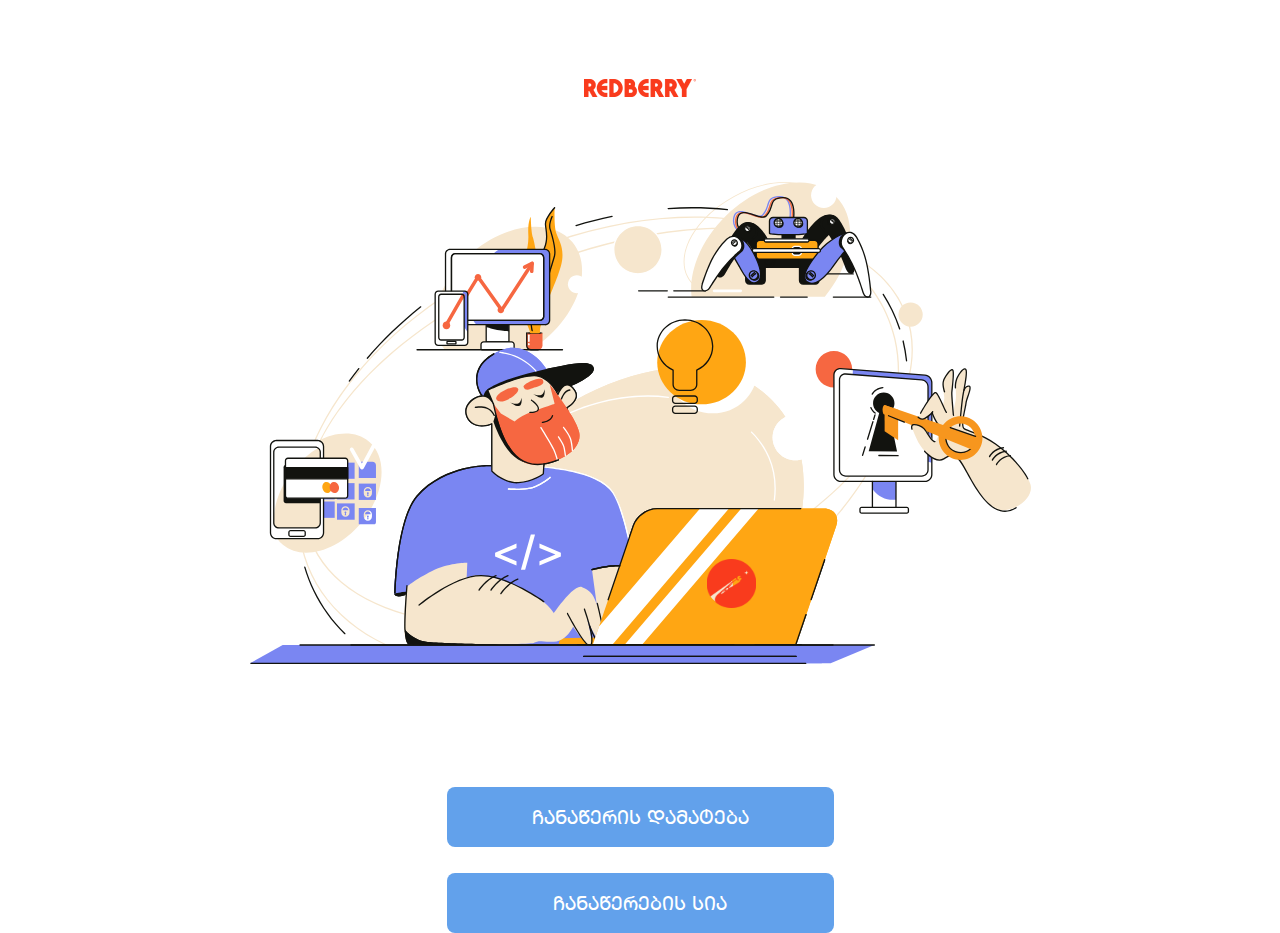
<file: index.html>
<!DOCTYPE html>
<html lang="en">
<head>
  <meta charset="UTF-8">
  <meta http-equiv="X-UA-Compatible" content="IE=edge">
  <meta name="viewport" content="width=device-width, initial-scale=1.0">
  <title>PCfy</title>
  <link rel="stylesheet" href="./css/style.css">
</head>
<body class="landing">
  <header class="landing-header">
    <div class="image-container landing-header__company-title-container">
      <img src="./img/company-title.png" width="112" height="18" alt="Company title">
    </div>
  </header>
  <main class="landing-main">
    <section class="main-actions">
      <ul class="main-actions__list">
        <li class="main-actions__item">
          <a class="button main-actions__button" href="add-record.html">ᲩᲐᲜᲐᲬᲔᲠᲘᲡ ᲓᲐᲛᲐᲢᲔᲑᲐ</a>
        </li>
        <li class="main-actions__list-item">
          <a class="button main-actions__button" href="record-list.html">ᲩᲐᲜᲐᲬᲔᲠᲔᲑᲘᲡ ᲡᲘᲐ</a>
        </li>
      </ul>
    </section>
  </main>
</body>
</html>
</file>
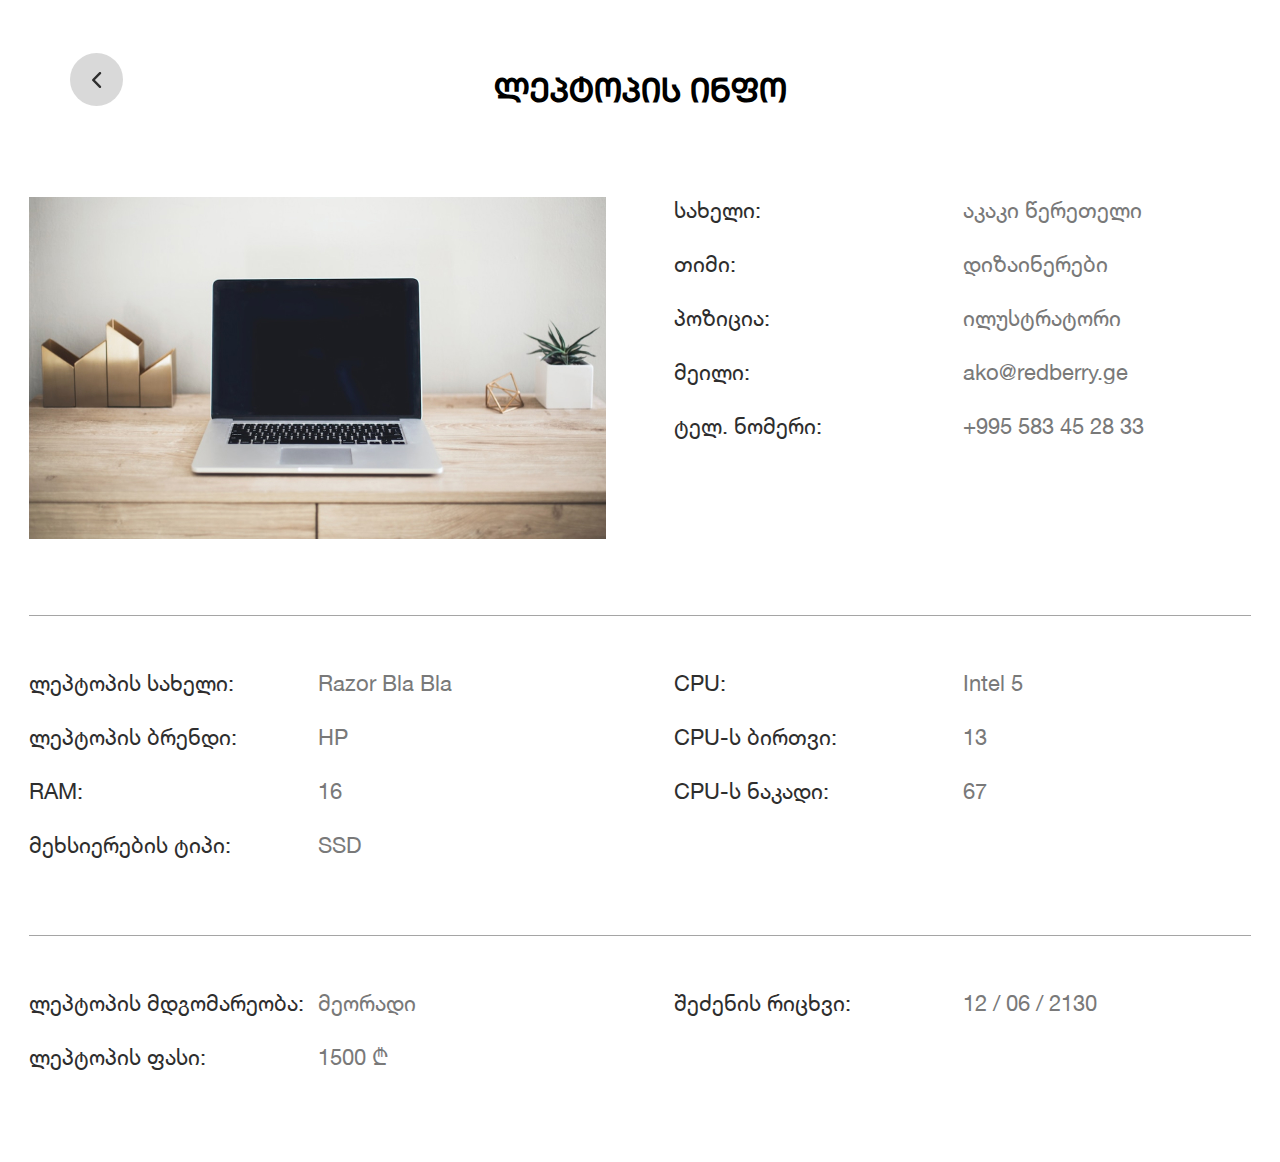
<file: record-details.html>
<!DOCTYPE html>
<html lang="en">
<head>
  <meta charset="UTF-8">
  <meta http-equiv="X-UA-Compatible" content="IE=edge">
  <meta name="viewport" content="width=device-width, initial-scale=1.0">
  <title>Record Details - PCfy</title>
  <link rel="stylesheet" href="./css/style.css">
</head>
<body class="inner-body record-etails-body">
  <header class="inner-header">
    <nav class="nav">
      <ul class="nav__list">
        <li class="nav__item">
          <a class="nav__link" href="record-list.html"></a>
        </li>
      </ul>
    </nav>
  </header>
  <main>
    <h1 class="inner-body__header">ᲚᲔᲞᲢᲝᲞᲘᲡ ᲘᲜᲤᲝ</h1>
    <article class="record-details flex-container">
      <section class="record-details__row flex-container flex-container__item">
        <div class="record-details__column flex-container flex-container__item flex-container__item--width--half">
          <div class="image-container laptop-image-container">
            <img src="./img/laptop.jpg" width="577" height="342" alt="Laptop">
          </div>
        </div>
        <div class="record-details__column flex-container flex-container__item flex-container__item--width--half">
          <div class="record-details__info">
            <span class="record-details__info-item record-details__info-name">სახელი:</span>
            <span class="record-details__info-item record-details__info-value">აკაკი წერეთელი</span>
          </div>
          <div class="record-details__info">
            <span class="record-details__info-item record-details__info-name">თიმი:</span>
            <span class="record-details__info-item record-details__info-value">დიზაინერები</span>
          </div>
          <div class="record-details__info">
            <span class="record-details__info-item record-details__info-name">პოზიცია:</span>
            <span class="record-details__info-item record-details__info-value">ილუსტრატორი</span>
          </div>
          <div class="record-details__info">
            <span class="record-details__info-item record-details__info-name">მეილი:</span>
            <span class="record-details__info-item record-details__info-value">ako@redberry.ge</span>
          </div>
          <div class="record-details__info">
            <span class="record-details__info-item record-details__info-name">ტელ. ნომერი:</span>
            <span class="record-details__info-item record-details__info-value">+995 583 45 28 33</span>
          </div>
        </div>
      </section>
      <section class="record-details__row flex-container flex-container__item">
        <div class="record-details__column flex-container flex-container__item flex-container__item--width--half">
          <div class="record-details__info">
            <span class="record-details__info-item record-details__info-name">ლეპტოპის სახელი:</span>
            <span class="record-details__info-item record-details__info-value">Razor Bla Bla</span>
          </div>
          <div class="record-details__info">
            <span class="record-details__info-item record-details__info-name">ლეპტოპის ბრენდი:</span>
            <span class="record-details__info-item record-details__info-value">HP</span>
          </div>
          <div class="record-details__info">
            <span class="record-details__info-item record-details__info-name">RAM:</span>
            <span class="record-details__info-item record-details__info-value">16</span>
          </div>
          <div class="record-details__info">
            <span class="record-details__info-item record-details__info-name">მეხსიერების ტიპი:</span>
            <span class="record-details__info-item record-details__info-value">SSD</span>
          </div>
        </div>
        <div class="record-details__column flex-container flex-container__item flex-container__item--width--half">
          <div class="record-details__info">
            <span class="record-details__info-item record-details__info-name">CPU:</span>
            <span class="record-details__info-item record-details__info-value">Intel 5</span>
          </div>
          <div class="record-details__info">
            <span class="record-details__info-item record-details__info-name">CPU-ს ბირთვი:</span>
            <span class="record-details__info-item record-details__info-value">13</span>
          </div>
          <div class="record-details__info">
            <span class="record-details__info-item record-details__info-name">CPU-ს ნაკადი:</span>
            <span class="record-details__info-item record-details__info-value">67</span>
          </div>
        </div>
      </section>
      <section class="record-details__row flex-container flex-container__item">
        <div class="record-details__column flex-container flex-container__item flex-container__item--width--half">
          <div class="record-details__info">
            <span class="record-details__info-item record-details__info-name">ლეპტოპის მდგომარეობა:</span>
            <span class="record-details__info-item record-details__info-value">მეორადი</span>
          </div>
          <div class="record-details__info">
            <span class="record-details__info-item record-details__info-name">ლეპტოპის ფასი:</span>
            <span class="record-details__info-item record-details__info-value">1500 ₾</span>
          </div>
        </div>
        <div class="record-details__column flex-container flex-container__item flex-container__item--width--half">
          <div class="record-details__info">
            <span class="record-details__info-item record-details__info-name">შეძენის რიცხვი:</span>
            <span class="record-details__info-item record-details__info-value">12 / 06 / 2130</span>
          </div>
        </div>
      </section>
    </article>
  </main>
</body>
</html>
</file>
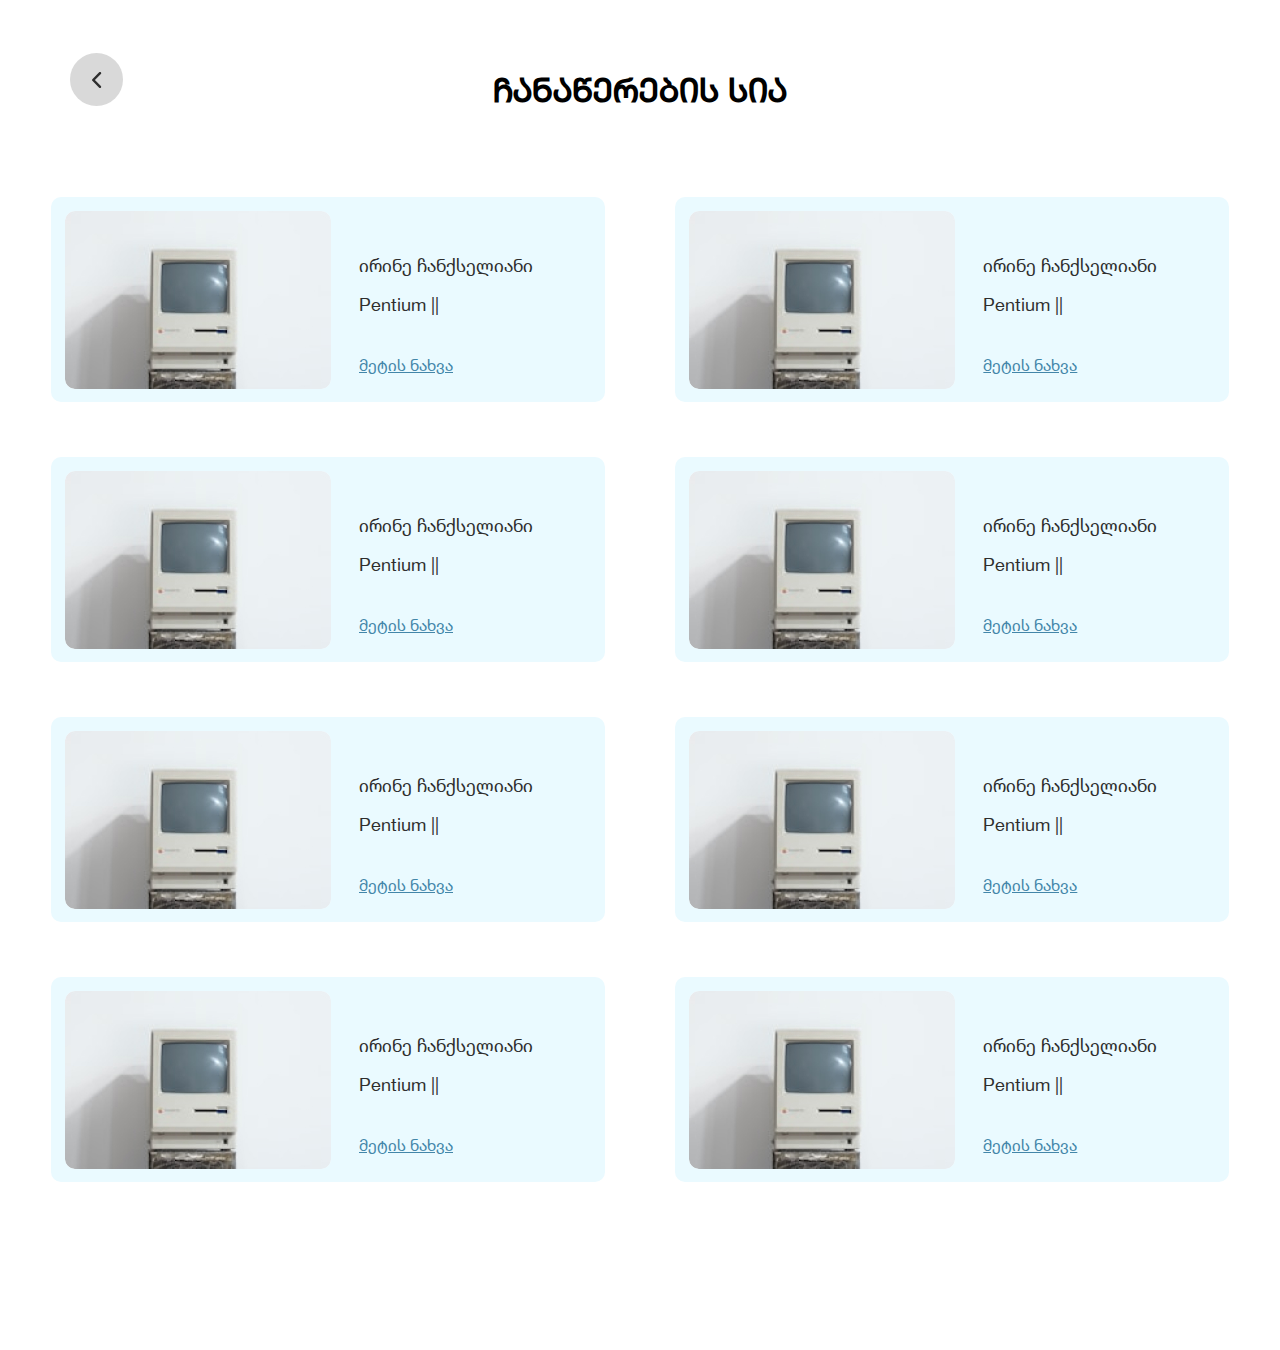
<file: record-list.html>
<!DOCTYPE html>
<html lang="en">
<head>
  <meta charset="UTF-8">
  <meta http-equiv="X-UA-Compatible" content="IE=edge">
  <meta name="viewport" content="width=device-width, initial-scale=1.0">
  <title>Record List - PCfy</title>
  <link rel="stylesheet" href="./css/style.css">
</head>
<body class="inner-body record-list-body">
  <header class="inner-header">
    <nav class="nav">
      <ul class="nav__list">
        <li class="nav__item">
          <a class="nav__link" href="index.html"></a>
        </li>
      </ul>
    </nav>
  </header>
  <main>
    <h1 class="inner-body__header">ᲩᲐᲜᲐᲬᲔᲠᲔᲑᲘᲡ ᲡᲘᲐ</h1>
    <section class="record-list">
      <div class="record-list__container flex-container">
        <article class="record-list-item flex-container__item flex-container__item--width--half">
          <div class="image-container record-list-item__image-container">
            <img class="record-list-item__image" src="img/laptop-preview.jpg" width="266" height="178" alt="Laptop">
          </div>
          <div class="record-list-item__content">
            <span class="record-list-item__employee">ირინე ჩანქსელიანი</span>
            <span class="record-list-item__laptop">Pentium ||</span>
            <div class="record-list-item__actions">
              <a class="link" href="record-details.html">მეტის ნახვა</a>
            </div>
          </div>
        </article>
        <article class="record-list-item flex-container__item flex-container__item--width--half">
          <div class="image-container record-list-item__image-container">
            <img class="record-list-item__image" src="img/laptop-preview.jpg" width="266" height="178" alt="Laptop">
          </div>
          <div class="record-list-item__content">
            <span class="record-list-item__employee">ირინე ჩანქსელიანი</span>
            <span class="record-list-item__laptop">Pentium ||</span>
            <div class="record-list-item__actions">
              <a class="link" href="record-details.html">მეტის ნახვა</a>
            </div>
          </div>
        </article>
        <article class="record-list-item flex-container__item flex-container__item--width--half">
          <div class="image-container record-list-item__image-container">
            <img class="record-list-item__image" src="img/laptop-preview.jpg" width="266" height="178" alt="Laptop">
          </div>
          <div class="record-list-item__content">
            <span class="record-list-item__employee">ირინე ჩანქსელიანი</span>
            <span class="record-list-item__laptop">Pentium ||</span>
            <div class="record-list-item__actions">
              <a class="link" href="record-details.html">მეტის ნახვა</a>
            </div>
          </div>
        </article>
        <article class="record-list-item flex-container__item flex-container__item--width--half">
          <div class="image-container record-list-item__image-container">
            <img class="record-list-item__image" src="img/laptop-preview.jpg" width="266" height="178" alt="Laptop">
          </div>
          <div class="record-list-item__content">
            <span class="record-list-item__employee">ირინე ჩანქსელიანი</span>
            <span class="record-list-item__laptop">Pentium ||</span>
            <div class="record-list-item__actions">
              <a class="link" href="record-details.html">მეტის ნახვა</a>
            </div>
          </div>
        </article>
        <article class="record-list-item flex-container__item flex-container__item--width--half">
          <div class="image-container record-list-item__image-container">
            <img class="record-list-item__image" src="img/laptop-preview.jpg" width="266" height="178" alt="Laptop">
          </div>
          <div class="record-list-item__content">
            <span class="record-list-item__employee">ირინე ჩანქსელიანი</span>
            <span class="record-list-item__laptop">Pentium ||</span>
            <div class="record-list-item__actions">
              <a class="link" href="record-details.html">მეტის ნახვა</a>
            </div>
          </div>
        </article>
        <article class="record-list-item flex-container__item flex-container__item--width--half">
          <div class="image-container record-list-item__image-container">
            <img class="record-list-item__image" src="img/laptop-preview.jpg" width="266" height="178" alt="Laptop">
          </div>
          <div class="record-list-item__content">
            <span class="record-list-item__employee">ირინე ჩანქსელიანი</span>
            <span class="record-list-item__laptop">Pentium ||</span>
            <div class="record-list-item__actions">
              <a class="link" href="record-details.html">მეტის ნახვა</a>
            </div>
          </div>
        </article>
        <article class="record-list-item flex-container__item flex-container__item--width--half">
          <div class="image-container record-list-item__image-container">
            <img class="record-list-item__image" src="img/laptop-preview.jpg" width="266" height="178" alt="Laptop">
          </div>
          <div class="record-list-item__content">
            <span class="record-list-item__employee">ირინე ჩანქსელიანი</span>
            <span class="record-list-item__laptop">Pentium ||</span>
            <div class="record-list-item__actions">
              <a class="link" href="record-details.html">მეტის ნახვა</a>
            </div>
          </div>
        </article>
        <article class="record-list-item flex-container__item flex-container__item--width--half">
          <div class="image-container record-list-item__image-container">
            <img class="record-list-item__image" src="img/laptop-preview.jpg" width="266" height="178" alt="Laptop">
          </div>
          <div class="record-list-item__content">
            <span class="record-list-item__employee">ირინე ჩანქსელიანი</span>
            <span class="record-list-item__laptop">Pentium ||</span>
            <div class="record-list-item__actions">
              <a class="link" href="record-details.html">მეტის ნახვა</a>
            </div>
          </div>
        </article>
      </div>
    </section>
  </main>
</body>
</html>
</file>
<file: css/style.css>
/*! normalize.css v8.0.1 | MIT License | github.com/necolas/normalize.css */

/* Document
   ========================================================================== */

/**
 * 1. Correct the line height in all browsers.
 * 2. Prevent adjustments of font size after orientation changes in iOS.
 */

 html {
  line-height: 1.15; /* 1 */
  -webkit-text-size-adjust: 100%; /* 2 */
}

/* Sections
   ========================================================================== */

/**
 * Remove the margin in all browsers.
 */

body {
  margin: 0;
}

/**
 * Render the `main` element consistently in IE.
 */

main {
  display: block;
}

/**
 * Correct the font size and margin on `h1` elements within `section` and
 * `article` contexts in Chrome, Firefox, and Safari.
 */

h1 {
  font-size: 2em;
  margin: 0.67em 0;
}

/* Grouping content
   ========================================================================== */

/**
 * 1. Add the correct box sizing in Firefox.
 * 2. Show the overflow in Edge and IE.
 */

hr {
  box-sizing: content-box; /* 1 */
  height: 0; /* 1 */
  overflow: visible; /* 2 */
}

/**
 * 1. Correct the inheritance and scaling of font size in all browsers.
 * 2. Correct the odd `em` font sizing in all browsers.
 */

pre {
  font-family: monospace, monospace; /* 1 */
  font-size: 1em; /* 2 */
}

/* Text-level semantics
   ========================================================================== */

/**
 * Remove the gray background on active links in IE 10.
 */

a {
  background-color: transparent;
}

/**
 * 1. Remove the bottom border in Chrome 57-
 * 2. Add the correct text decoration in Chrome, Edge, IE, Opera, and Safari.
 */

abbr[title] {
  border-bottom: none; /* 1 */
  text-decoration: underline; /* 2 */
  text-decoration: underline dotted; /* 2 */
}

/**
 * Add the correct font weight in Chrome, Edge, and Safari.
 */

b,
strong {
  font-weight: bolder;
}

/**
 * 1. Correct the inheritance and scaling of font size in all browsers.
 * 2. Correct the odd `em` font sizing in all browsers.
 */

code,
kbd,
samp {
  font-family: monospace, monospace; /* 1 */
  font-size: 1em; /* 2 */
}

/**
 * Add the correct font size in all browsers.
 */

small {
  font-size: 80%;
}

/**
 * Prevent `sub` and `sup` elements from affecting the line height in
 * all browsers.
 */

sub,
sup {
  font-size: 75%;
  line-height: 0;
  position: relative;
  vertical-align: baseline;
}

sub {
  bottom: -0.25em;
}

sup {
  top: -0.5em;
}

/* Embedded content
   ========================================================================== */

/**
 * Remove the border on images inside links in IE 10.
 */

img {
  border-style: none;
}

/* Forms
   ========================================================================== */

/**
 * 1. Change the font styles in all browsers.
 * 2. Remove the margin in Firefox and Safari.
 */

button,
input,
optgroup,
select,
textarea {
  font-family: inherit; /* 1 */
  font-size: 100%; /* 1 */
  line-height: 1.15; /* 1 */
  margin: 0; /* 2 */
}

/**
 * Show the overflow in IE.
 * 1. Show the overflow in Edge.
 */

button,
input { /* 1 */
  overflow: visible;
}

/**
 * Remove the inheritance of text transform in Edge, Firefox, and IE.
 * 1. Remove the inheritance of text transform in Firefox.
 */

button,
select { /* 1 */
  text-transform: none;
}

/**
 * Correct the inability to style clickable types in iOS and Safari.
 */

button,
[type="button"],
[type="reset"],
[type="submit"] {
  -webkit-appearance: button;
}

/**
 * Remove the inner border and padding in Firefox.
 */

button::-moz-focus-inner,
[type="button"]::-moz-focus-inner,
[type="reset"]::-moz-focus-inner,
[type="submit"]::-moz-focus-inner {
  border-style: none;
  padding: 0;
}

/**
 * Restore the focus styles unset by the previous rule.
 */

button:-moz-focusring,
[type="button"]:-moz-focusring,
[type="reset"]:-moz-focusring,
[type="submit"]:-moz-focusring {
  outline: 1px dotted ButtonText;
}

/**
 * Correct the padding in Firefox.
 */

fieldset {
  padding: 0.35em 0.75em 0.625em;
}

/**
 * 1. Correct the text wrapping in Edge and IE.
 * 2. Correct the color inheritance from `fieldset` elements in IE.
 * 3. Remove the padding so developers are not caught out when they zero out
 *    `fieldset` elements in all browsers.
 */

legend {
  box-sizing: border-box; /* 1 */
  color: inherit; /* 2 */
  display: table; /* 1 */
  max-width: 100%; /* 1 */
  padding: 0; /* 3 */
  white-space: normal; /* 1 */
}

/**
 * Add the correct vertical alignment in Chrome, Firefox, and Opera.
 */

progress {
  vertical-align: baseline;
}

/**
 * Remove the default vertical scrollbar in IE 10+.
 */

textarea {
  overflow: auto;
}

/**
 * 1. Add the correct box sizing in IE 10.
 * 2. Remove the padding in IE 10.
 */

[type="checkbox"],
[type="radio"] {
  box-sizing: border-box; /* 1 */
  padding: 0; /* 2 */
}

/**
 * Correct the cursor style of increment and decrement buttons in Chrome.
 */

[type="number"]::-webkit-inner-spin-button,
[type="number"]::-webkit-outer-spin-button {
  height: auto;
}

/**
 * 1. Correct the odd appearance in Chrome and Safari.
 * 2. Correct the outline style in Safari.
 */

[type="search"] {
  -webkit-appearance: textfield; /* 1 */
  outline-offset: -2px; /* 2 */
}

/**
 * Remove the inner padding in Chrome and Safari on macOS.
 */

[type="search"]::-webkit-search-decoration {
  -webkit-appearance: none;
}

/**
 * 1. Correct the inability to style clickable types in iOS and Safari.
 * 2. Change font properties to `inherit` in Safari.
 */

::-webkit-file-upload-button {
  -webkit-appearance: button; /* 1 */
  font: inherit; /* 2 */
}

/* Interactive
   ========================================================================== */

/*
 * Add the correct display in Edge, IE 10+, and Firefox.
 */

details {
  display: block;
}

/*
 * Add the correct display in all browsers.
 */

summary {
  display: list-item;
}

/* Misc
   ========================================================================== */

/**
 * Add the correct display in IE 10+.
 */

template {
  display: none;
}

/**
 * Add the correct display in IE 10.
 */

[hidden] {
  display: none;
}

ul {
  list-style-type: none;
  margin: 0;
  padding: 0;
}

a {
  text-decoration: none;
}

fieldset {
  margin: 0;
  padding: 0;
}

h1 {
  margin: 0;
}

:root {
  --body-max-width: 1920px;
  --body-min-width: 390px;
  --body-max-height: 1080px;
  --body-min-height: 844px;
  --main-body-background-color: #ffffff;
  --inner-body-background-color: #f7f7f7;
  --error-color: #e52f2f;
}

img {
  display: block;
  width: 100%;
  height: auto;
}

.image-container {
  margin: 0 auto;
}

.flex-container {
  display: flex;
  flex-wrap: wrap;
  justify-content: space-between;
}

.flex-container__item {
  flex-basis: 100%;
}

.flex-container__align--center,
.flex-container__item.flex-container__align--center {
  justify-content: center;
  align-items: center;
}

.flex-container__item--width--half {
  flex-basis: 50%;
}

.flex-container__item--width--third {
  flex-basis: 33.33333333333%;
}

.button {
  display: block;
  padding-top: 18px;
  padding-bottom: 18px;
  font-size: 20px;
  font-weight: 500;
  line-height: 24px;
  color: #ffffff;
  text-align: center;
  background-color: #62a1eb;
  border: none;
  border-radius: 8px;
}

.button--type--save {
  padding-left: 35.5px;
  padding-right: 35.5px;
}

.button:hover {
  background-color: #317ad0;
}

.button:active {
  background-color: #1a5dab;
}

.button-link {
  font-size: 18px;
  font-weight: 500;
  line-height: 21px;
  color:#62a1eb;
  background-color: transparent;
  border: none;
  outline: none;
}

.button-link:hover {
  color: #317ad0;
}

.button-link:active {
  color: #1a5dab;
}

::placeholder {
  color: rgba(0, 0, 0, 0.6);
}


.form-element {
  display: flex;
  flex-direction: column;
  row-gap: 8px;
  justify-content: flex-start;
}

@media only screen and (max-width: 390px) {
  .form-element,
  .form-actions {
    padding-left: 16px;
    padding-right: 16px;
  }
}

.form-element__label,
.form-element__fieldset-legend {
  font-size: 18px;
  font-weight: 500;
  line-height: 21px;
  color: #000000;
}

.form-element__input {
  display: block;
  padding: 19px 16px 20px 16px;
  font-size: 16px;
  font-weight: 400;
  line-height: 21px;
  color: #000000;
  border: 1.8px solid #8ac0e2;
  border-radius: 8px;
  outline: none;
}

.form-element__input:focus {
  background-color: rgba(43, 75, 242, 0.06);
  border-color: rgba(100, 153, 255, 1);
}

.form-element__input--type--price {
  padding-right: 34px;
  background-image: url("../img/icon-gl.svg");
  background-repeat: no-repeat;
  background-size: 18px 21px;
  background-position: right 16px center;
}

.form-element__input--type--price::placeholder {
  content: "₾";
}

.form-element__hint {
  font-size: 14px;
  font-weight: 300;
  line-height: 21px;
}

.form-element__error-message {
  display: none;
  font-size: 14px;
  font-weight: 300;
  line-height: 21px;
  color: var(--error-color);
}

.form-element--error .form-element__label,
.form-element--error .form-element__fieldset-legend,
.form-element--error .custom-photo-upload__label {
  color: var(--error-color);
}

.form-element--error .form-element__input {
  border-color: var(--error-color);
}

.form-element--error .form-element__hint {
  display: none;
}

.form-element--error .form-element__error-message {
  display: block;
}

.custom-select {
  position: relative;
  width: 100%;
  box-sizing: border-box;
  padding: 19px 83px 20px 16px;
  background-color: #ebebebeb;
  border: 1px solid #ebebebeb;
  border-radius: 8px;
  background-image: url("../img/icon-arrow-bottom.svg");
  background-repeat: no-repeat;
  background-position: right 25.9px center;
}

.form-element--error .custom-select {
  border: 1px solid var(--error-color);
}

.custom-select__real-select {
  position: absolute;
  width: 0;
  height: 0;
  font-size: 0;
  line-height: 0;
  border: none;
  outline: none;
  margin-left: -3000px;
}

.custom-select__title {
  font-size:18px;
  font-weight: 500;
  line-height: 21px;
}

.custom-select__options-list {
  position: absolute;
  top: 60px;
  left: 0;
  right: 0;
  display: none;
  background-color: #ffffff;
  border-radius: 8px;
  box-shadow: 0px 4px 34px rgba(0, 0, 0, 0.25);
}

.custom-select--opened .custom-select__options-list {
  display: block;
  z-index: 100;
}

.custom-select__options-list-item {
  display: block;
  box-sizing: border-box;
  padding: 10px;
  font-size: 18px;
  font-weight: 400;
  line-height: 21px;
  color: #000000;
}

.custom-select__options-list-item:hover {
  background-color: #e7f0f8;
}

.record-groups__laptop > .flex-container__item.flex-container__item--transformed {
  row-gap: 174px;
}

@media only screen and (max-width: 390px) {
  .record-groups__laptop > .flex-container__item.flex-container__item--transformed  {
    row-gap: 26px;
  }
}

.custom-photo-upload {
  position: relative;
  display: flex;
  flex-direction: column;
  justify-content: center;
  align-items: center;
  box-sizing: border-box;
  width: 100%;
  height: 423px;
  background: #f7f7f7;
  border: 2px dashed #4386a9;
  border-radius: 18px;
}

@media only screen and (max-width: 390px) {
  .custom-photo-upload {
    margin-bottom: 41px;
  }
}

.custom-photo-upload__image-container {
  position: absolute;
  top: 0;
  bottom: 0;
  left: 0;
  right: 0;
  z-index: -100;
}

.custom-photo-upload__image-container--uploaded {
  z-index: 100;
}

.custom-photo-upload__description {
  position: absolute;
  left: 0;
  bottom: -67px;
  display: flex;
  justify-content: flex-end;
  column-gap: 18px;
  padding-left: 47px;
  font-size: 18px;
  font-weight: 400;
  line-height: 21px;
  background-image: url("../img//icon-image-upload-success.svg");
  background-repeat: no-repeat;
  background-size: 22px 22px;
  background-position: left 0px center;
}

@media only screen and (max-width: 390px) {
  .custom-photo-upload__description {
    bottom: -53px;
    flex-direction: column;
    row-gap: 4px;
    padding-left: 37px;
    font-size: 12px;
    line-height: 14px;
  }
}

.custom-photo-upload__description--hidden {
  display: none;
}

.custom-photo-upload__file-name {
  color: #202020;
}

.custom-photo-upload__file-size {
  color: #5f5f5f;
}

.custom-photo-upload__image {
  width: auto;
  height: auto;
  max-width: 100%;
  max-height: 100%;
  margin: 0 auto;
}

.custom-photo-upload__image--hidden {
  display: none;
}

.form-element--error .custom-photo-upload {
  background-color: #fff1f1;
  border-color: var(--error-color);
}

.custom-photo-upload__label {
  margin-bottom: 65px;
  font-size: 20px;
  font-weight: 500;
  line-height: 38px;
  color: #4386a9;
  text-align: center;
}

.custom-photo-upload__desctop-label {
  display: block;
}

.custom-photo-upload__mobile-label {
  display: none;
}

.form-element--error .custom-photo-upload__label,
.form-element--error .form-element__fieldset-legend {
  position: relative;
}

.form-element--error .custom-photo-upload__label::after,
.form-element--error .form-element__fieldset-legend::after {
  position: absolute;
  content: "";
  display: block;
  background-image: url("../img/icon-error.svg");
  background-repeat: no-repeat;
  background-position: center;
  background-size: contain;
}

.form-element--error .custom-photo-upload__label::after {
  top: -53px;
  left: 50%;
  transform: translateX(-50%);
  width: 38px;
  height: 34px;
}

.form-element--error .form-element__fieldset-legend::after {
  width: 22.11px;
  height: 20px;
  right: -36.11px;
  top: 50%;
  transform: translateY(-50%);
}

.custom-photo-upload__input {
  width: 0;
  height: 0;
  font-size: 0;
  line-height: 0;
  border: none;
  outline: none;
  margin-left: -3000px;
}

.custom-photo-upload__button {
  padding-left: 71.5px;
  padding-right: 71.5px;
}

.custom-photo-upload__button--uploaded {
  position: absolute;
  right: 0;
  bottom: -85px;
}

@media only screen and (max-width: 390px) {
  .custom-photo-upload__button.custom-photo-upload__button--uploaded {
    bottom: -63px;
    display: block;
    padding: 12px 10.5px;
    font-size: 18px;
    line-height: 22px;
  }
}

.form-element__fieldset {
  border: none;
}

.form-element__fieldset-legend {
  margin-bottom: 26px;
}

.custom-radio {
  position: relative;
  display: inline-block;
  padding-left: 38px;
  font-size: 16px;
  font-weight: 400;
  line-height: 21px;
}

.custom-radio:not(:last-child) {
  margin-right: 60px;
}

.custom-radio__input {
  position: absolute;
  opacity: 0;
  cursor: pointer;
  height: 0;
  width: 0;
}

.custom-radio__checkmark {
  position: absolute;
  left: 0;
  top: 50%;
  transform: translateY(-50%);
  display: block;
  width: 20px;
  height: 20px;
  border-radius: 50%;
  border: 2px solid #4d9ac3;
  box-sizing: border-box;
  background-color: #ffffff;
}

.custom-radio__input:checked + .custom-radio__checkmark::after {
  position: absolute;
  left: 50%;
  top: 50%;
  transform: translate(-50%, -50%);
  content: "";
  display: block;
  width: 12px;
  height: 12px;
  border-radius: 50%;
  background-color: #4d9ac3;
}

@font-face {
  font-family: helvetica;
  src: url("../fonts/HelveticaNeue.ttf");
}

body {
  box-sizing: border-box;
  max-width: var(--body-max-width);
  min-width: var(--body-min-width);
  font-family: helvetica, Arial, sans-serif;
  background-color: var(--main-body-background-color);
}

body.inner {
  position: relative;
  padding-left: 0;
  padding-right: 0;
  background-color: var(--inner-body-background-color);
}

.nav__link {
  position: absolute;
  top: 53px;
  left: 70px;
  display: block;
  width: 53px;
  height: 53px;
  background-color: #d9d9d9;
  border-radius: 50%;
  background-image: url("../img/icon-arrow-left.svg");
  background-repeat: no-repeat;
  background-position: center;
}

.link {
  font-size: 16px;
  font-weight: 400;
  line-height: 21px;
  color: #4386a9;
  text-decoration: underline;
}

.inner-body__header {
  padding-top: 79px;
  padding-bottom: 97px;
  font-size: 34px;
  font-weight: 700;
  line-height: 21px;
  text-align: center;
}

@media only screen and (max-width: 390px) {
  .inner-body__header {
    padding-top: 31px;
    padding-bottom: 33px;
    font-size: 16px;
    line-height: 20px;
  }

  .inner-footer {
    display: none;
  }
}

.landing-header {
  padding-top: 79px;
  padding-bottom: 85px;
}

.landing-header__company-title-container {
  width: 112px;
  height: 18px;
}

.landing-main {
  padding-top: 605px;
  background-image: url("../img/main-desctop.svg");
  background-repeat: no-repeat;
  background-position: top center;
}

.main-actions__list {
  display: flex;
  flex-direction: column;
  align-items: center;
  row-gap: 26px;
}

.main-actions__button {
  width: 387px;
}

@media only screen and (max-width: 390px) {
  .landing-header {
    padding-top: 67px;
    padding-bottom: 117px;
  }

  .landing-main {
    padding-top: 471px;
    background-image: url("../img/main-mobile.svg");
  }

  .main-actions__button {
    width: 358px;
  }
}

.record-steps {
  padding-top: 91px;
  padding-bottom: 42px;
}

.record-steps__list {
  display: flex;
  column-gap: 66px;
  justify-content: center;
}

.record-steps__description {
  position: relative;
  display: block;
  font-size: 20px;
  font-weight: 700;
  line-height: 24px;
  color: #232323;
  text-align: center;
}

.record-steps__item--current .record-steps__description::after {
  position: absolute;
  bottom: -15px;
  left: 50%;
  transform: translateX(-50%);
  content: "";
  height: 0;
  width: 87%;
  font-size: 0;
  line-height: 0;
  display: block;
  border: 2px solid #000000;
}

.record-steps__number {
  display: none;
}

.record-groups {
  box-sizing: border-box;
  padding-left: 16px;
  padding-right: 16px;
  max-width: 1226px;
  margin: 0 auto;
  background-color: #ffffff;
  border-radius: 18px;
}

.record-groups__employee {
  padding-top: 96px;
  padding-bottom: 44px;
}

.record-groups__list {
  position: relative;
}

.record-groups__item {
  position: static;
  max-width: 878px;
  margin: 0 auto;
}

.record-groups__item--hidden {
  position: absolute;
  top: -3000px;
}

.record-groups__item--hidden,
.record-groups__item--hidden * {
  width: 0;
}

/* employee */
.record-groups__employee.flex-container {
  row-gap: 52px;
}

.record-groups__employee .flex-container__item--width--half {
  flex-basis: 46.35535307517084%;
}

.record-groups__employee .form-actions {
  margin-top: 95px;
  display: flex;
  justify-content: flex-end;
}

.record-groups__employee .form-actions .button {
  padding-left: 45.5px;
  padding-right: 45.5px;
}

/* laptop */
.record-groups__laptop {
  padding-top: 68px;
  padding-bottom: 45px;
}

.record-groups__laptop.flex-container {
  row-gap: 102px;
}

.record-groups__laptop > .flex-container {
  row-gap: 50px;
  background-color: #ffffff;
}

.record-groups__laptop .flex-container__item--width--half {
  flex-basis: 46.35535307517084%;
}

.record-groups__laptop .flex-container__item--width--third {
  flex-basis: 31.43507972665148%;
}

.record-groups__laptop > .flex-container:not(:last-child) {
  position: relative;
}

.record-groups__laptop > .flex-container:not(:last-child)::after {
  position: absolute;
  bottom: -52px;
  display: block;
  width: 100%;
  height: 0;
  content: "";
  font-size: 0;
  line-height: 0;
  border-bottom: 1px solid #c7c7c7;
}

.record-groups__laptop .form-actions {
  margin-top: 76px;
  display: flex;
  justify-content: space-between;
}

.inner-footer {
  padding-top: 56px;
  padding-bottom: 52px;
}

.inner-footer__company-logo-container {
  width: 85px;
  height: 85px;
}

@media only screen and (max-width: 820px) {
  .nav__link {
    top: 34px;
    left: 20px;
  }

  .record-steps__list  {
    column-gap: 25px;
  }
}

@media only screen and (max-width: 760px) {
  .record-groups__laptop .flex-container__item--width--third {
    flex-basis: 100%;
  }
}

@media only screen and (max-width: 680px) {
  .record-groups__laptop .flex-container__item--width--half {
    flex-basis: 100%;
  }
}

@media only screen and (max-width: 530px) {
  .record-groups__employee .flex-container__item--width--half {
    flex-basis: 100%;
  }
}

@media only screen and (max-width: 390px) {
  .nav__link {
    top: 34px;
    left: 20px;
    width: 9.21px;
    height: 16px;
    background-color: transparent;
  }

  .record-steps {
    padding-top: 31px;
    padding-bottom: 11px;
  }

  .record-steps__item {
    display: none;
  }

  .record-steps__item--current {
    display: flex;
    flex-direction: column;
    align-items: center;
  }

  .record-steps__description {
    font-size: 16px;
    font-weight: 700;
    line-height: 20px;
  }

  .record-steps__item--current .record-steps__description::after {
    display: none;
  }

  .record-steps__item--current .record-steps__number {
    display: block;
    font-size: 14px;
    font-weight: 400;
    line-height: 17px;;
  }

  .record-groups {
    padding-left: 0;
    padding-right: 0;
    background-color: transparent;
  }

  .record-groups__employee {
    padding-top: 38px;
    padding-bottom: 58px;
  }

  /* employee */
  .record-groups__employee.flex-container {
    row-gap: 26px;
  }

  .record-groups__employee .form-actions {
    margin-top: 43px;
  }

  /* laptop */
  .record-groups__laptop {
    padding-top: 0;
    padding-bottom: 0;
  }

  .record-groups__laptop.flex-container {
    row-gap: 10px;
  }

  .record-groups__laptop > .flex-container {
    border-radius: 12px;
  }

  .record-groups__laptop > .flex-container {
    padding-top: 33px;
    padding-bottom: 33px;
  }

  .record-groups__laptop > .flex-container {
    row-gap: 26px;
  }

  .record-groups__laptop > .flex-container:first-child {
    padding-top: 29px;
  }

  .record-groups__laptop > .flex-container:last-child {
    border-bottom-left-radius: 0;
    border-bottom-right-radius: 0;
    padding-bottom: 48px;
  }

  .record-groups__laptop > .flex-container:not(:last-child)::after {
    display: none;
  }

  .custom-photo-upload {
    width: 358px;
    height: 244px;
  }

  .custom-photo-upload__desctop-label {
    display: none;
  }
  
  .custom-photo-upload__mobile-label {
    position: relative;
    display: block;
    margin-top: 134px;
    font-size: 16px;
    font-weight: 400;
    line-height: 26px;
  }

  .custom-photo-upload__mobile-label::after {
    position: absolute;
    top: -70.5px;
    left: 50%;
    transform: translateX(-50%);
    content: "";
    display: blcok;
    width: 45px;
    height: 40.5px;
    background-image: url("../img/icon-camera.svg");
    background-repeat: no-repeat;
    background-position: center;
    background-size: contain;
  }

  .form-element--error .custom-photo-upload__label::after {
    top: auto;
    bottom: -33px;
    left: 50%;
    transform: translateX(-50%);
    width: 23px;
    height: 21px;
  }

  .custom-photo-upload__button {
    display: none;
  }

  .record-groups__laptop .flex-container__item--width--half,
  .record-groups__laptop .flex-container__item--width--third {
    flex-basis: 100%;
  }

  .record-groups__laptop .form-actions {
    margin-top: 70px;
  }

  .button--type--save {
    font-size: 18px;
    font-weight: 500;
    line-height: 22px;
    padding-left: 14.5px;
    padding-right: 14.5px;
  }
}

.modal--hidden {
  display: none;
}

.modal {
  position: fixed;
  top: 0;
  right: 0;
  bottom: 0;
  left: 0;
}

.modal__wrapper {
  box-sizing: border-box;
  padding-top: 271px;
  width: 100%;
  height: 100%;
  background-color: #4a4a4a;
}

.modal__content {
  display: flex;
  row-gap: 79px;
  flex-direction: column;
  justify-content: flex-end;
  align-items: center;
  width: 44.11458333333333%;
  min-width: 390px;
  height: 537px;
  margin: 0 auto;
  background-color: #ffffff;
  background-image: url("../img/success.svg");
  background-repeat: no-repeat;
  background-position: center top 34.02px;
}

.modal__message {
  font-size: 25px;
  font-weight: 700;
  line-height: 31px;
  text-align: center;
}

.modal__actions {
  display: flex;
  flex-direction: column;
  row-gap: 28px;
  align-items: center;
  margin-bottom: 44px;
}

.modal__button {
  padding-left: 65.5px;
  padding-right: 65.5px;
}

.modal__button-link {
  font-size: 20px;
  font-weight: 500;
  line-height: 24px;
}

@media only screen and (max-width: 390px) {
  .modal__wrapper {
    padding-top: 0;
  }

  .modal__content {
    row-gap: 159px;
    width: 390px;
    height: 844px;
    background-position: center top 171px;
  }

  .modal__message {
    width: 164px;
    font-size: 22px;
    font-weight: 700;
    line-height: 39px;
  }

  .modal__actions {
    row-gap: 38px;
  }

  .modal__button {
    padding-left: 65.5px;
    padding-right: 65.5px;
    font-size: 20px;
    font-weight: 500;
    line-height: 24px;
  }

  .modal__button-link {
    font-size: 20px;
    font-weight: 500;
    line-height: 24px;
  }
}

.record-list-body {
  padding-left: 16px;
  padding-right: 16px;
}

.record-list {
  max-width: 1178px;
  padding-bottom: 168px;
  margin: 0 auto;
}

.record-list .flex-container {
  row-gap: 55px;
}

.record-list-item {
  position: relative;
  box-sizing: border-box;
  padding: 14px;
  padding-left: 308px;
  width: 563px;
  height: 205px;
  background-color: #eafaff;
  border-radius: 10px;
}

.record-list__container .flex-container__item--width--half {
  flex-basis: 47%;
}

.record-list-item__image-container {
  position: absolute;
  top: 14px;
  left: 14px;
  width: 266px;
  height: 178px;
  border-radius: 10px;
}

.record-list-item__image {
  border-radius: 10px;
}

.record-list-item__content {
  display: flex;
  flex-direction: column;
  justify-content: center;
  box-sizing: border-box;
  padding-top: 31px;
  height: 100%;
}

.record-list-item__employee {
  display: block;
  margin-bottom: 18px;
  font-size: 18px;
  font-weight: 500;
  line-height: 21px;
  color: #2e2e2e;
}

.record-list-item__laptop {
  display: block;
  margin-bottom: 40px;
  font-size: 18px;
  font-weight: 400;
  line-height: 21px;
  color: #2e2e2e;
}

@media only screen and (max-width: 920px) {
  .record-list__container .flex-container__item--width--half {
    flex-basis: 100%;
  }
}

@media only screen and (max-width: 390px) {
  .record-list {
    padding-bottom: 51px;
  }

  .record-list-item {
    padding: 7px;
    padding-left: 187px;
    width: 358px;
    height: 123px;
    border-radius: 10px;
  }

  .record-list-item__content {
    padding-top: 12px;
  }

  .record-list-item__employee {
    margin-bottom: 8px;
    font-size: 14px;
  }

  .record-list-item__laptop {
    margin-bottom: 11px;
  }

  .record-list-item__image-container {
    top: 7px;
    left: 7px;
    width: 164px;
    height: 109px;
    border-radius: 6px;
  }

  .record-list-item__actions .link {
    font-size: 14px;
  }
}

.record-etails-body {
  padding-left: 16px;
  padding-right: 16px;
}

.record-details {
  padding-bottom: 91px;
  width: 1222px;
  margin: 0 auto;
}

.record-details.flex-container {
  flex-direction: column;
  row-gap: 131px;
}

.record-details__row:not(:last-child) {
  position: relative;
}

.record-details__row:not(:last-child)::after {
  position: absolute;
  bottom: -77px;
  display: block;
  width: 100%;
  height: 0;
  content: "";
  font-size: 0;
  line-height: 0;
  border-bottom: 1px solid #a5a5a5;
}

.record-details__row {
  flex-wrap: nowrap;
  column-gap: 68px;
}

.record-details__column {
  width: 577px;
  flex-direction: column;
  flex-wrap: nowrap;
  row-gap: 27px;
  justify-content: flex-start;
}

.record-details .laptop-image-container {
  width: 577px;
  height: 342px;
}

.record-details__info {
  display: flex;
  flex-wrap: nowrap;
}

.record-details__info-item {
  width: 50%;
}

.record-details__info-name {
  font-size: 22px;
  font-weight: 500;
  line-height: 27px;
  color: #2e2e2e;
}

.record-details__info-value {
  font-size: 22px;
  font-weight: 400;
  line-height: 27px;
  color: #797979;
}

@media only screen and (max-width: 390px) {
  .record-details {
    width: 358px;
  }

  .record-details.flex-container {
    row-gap: 87px;
  }

  .record-details__row {
    flex-wrap: wrap;
    flex-basis: 100%;
    row-gap: 10px;
  }

  .record-details__row:not(:last-child)::after {
    bottom: -40px;
  }

  .flex-container__item--width--half {
    flex-basis: 100%;
  }

  .record-details__column {
    width: 358px;
    row-gap: 10px;
  }

  .record-details__column:nth-child(2n) {
    margin-left: 0;
  }

  .record-details .laptop-image-container {
    margin-bottom: 29px;
    width: 358px;
    height: 191px;
    overflow: hidden;
  }

  .record-details__info-name {
    font-size: 14px;
    line-height: 27px;
  }

  .record-details__info-value {
    font-size: 14px;
    line-height: 27px;
  }
}
</file>
